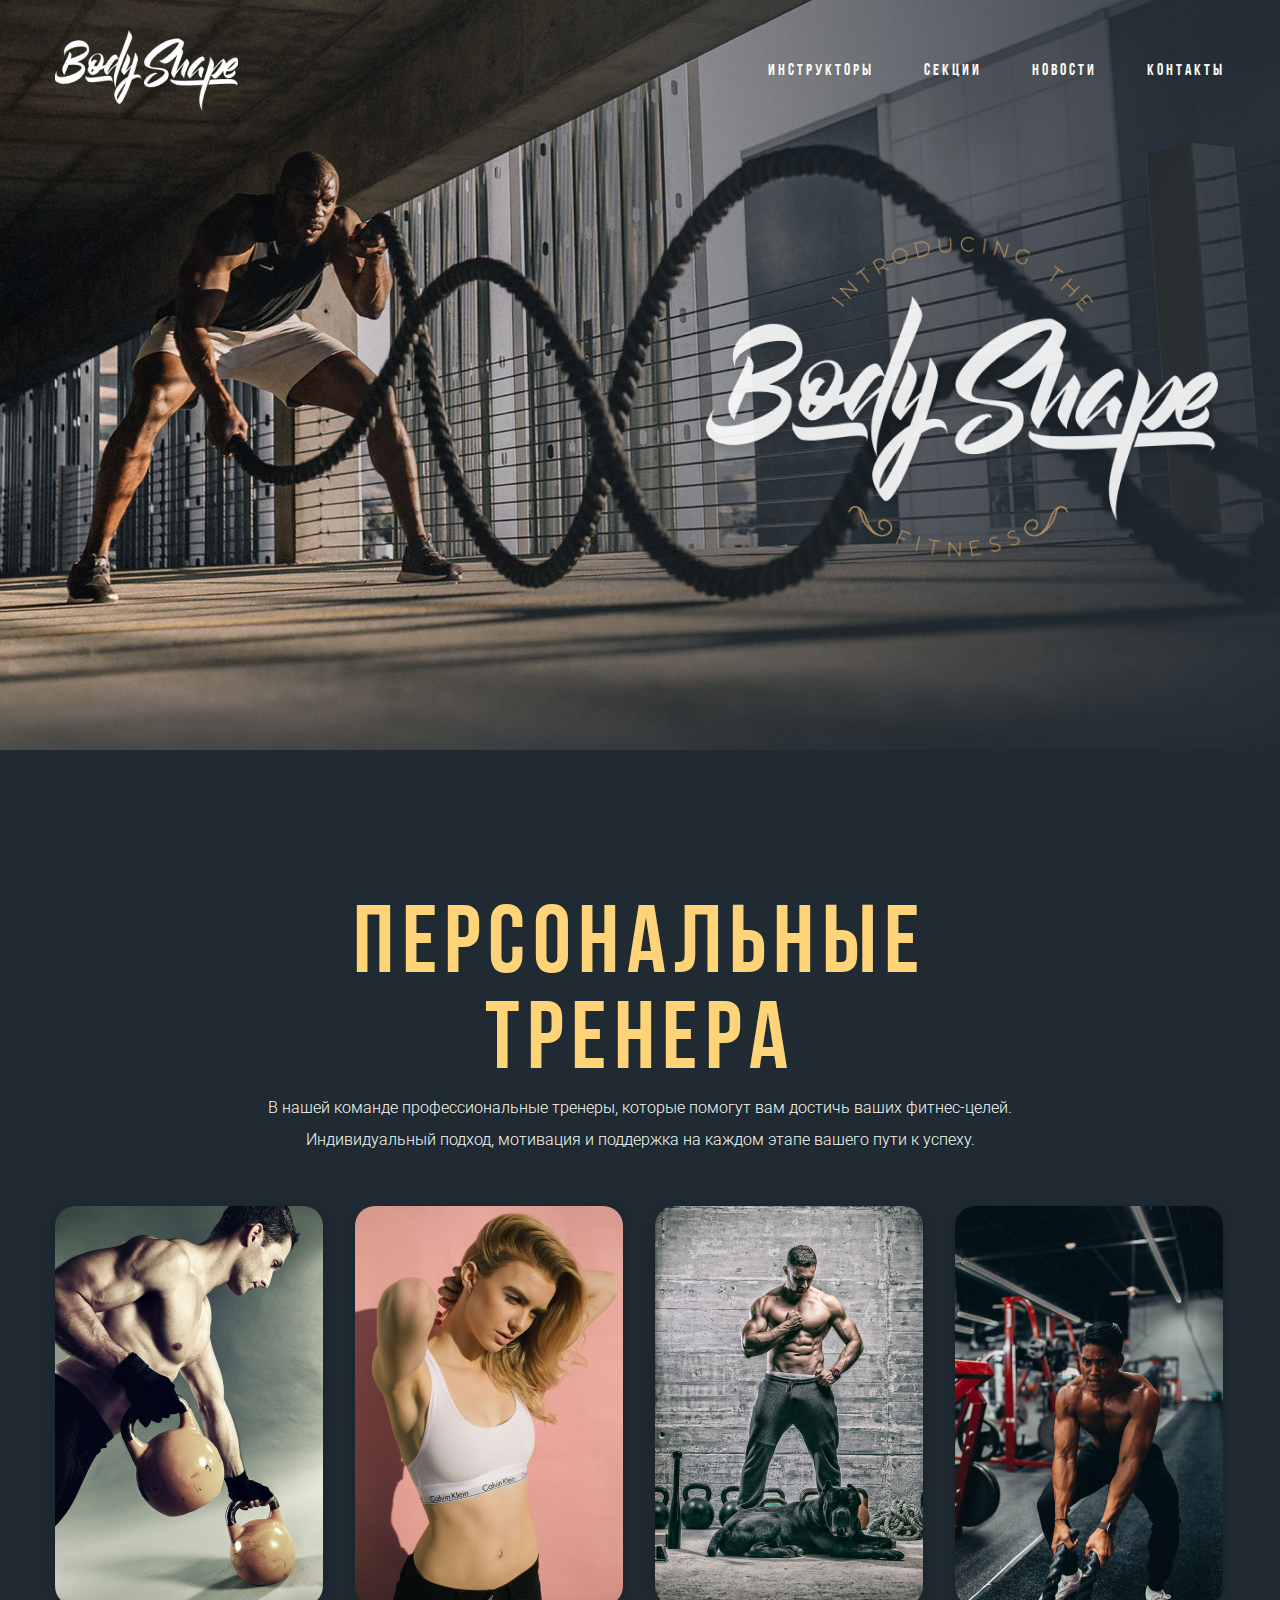
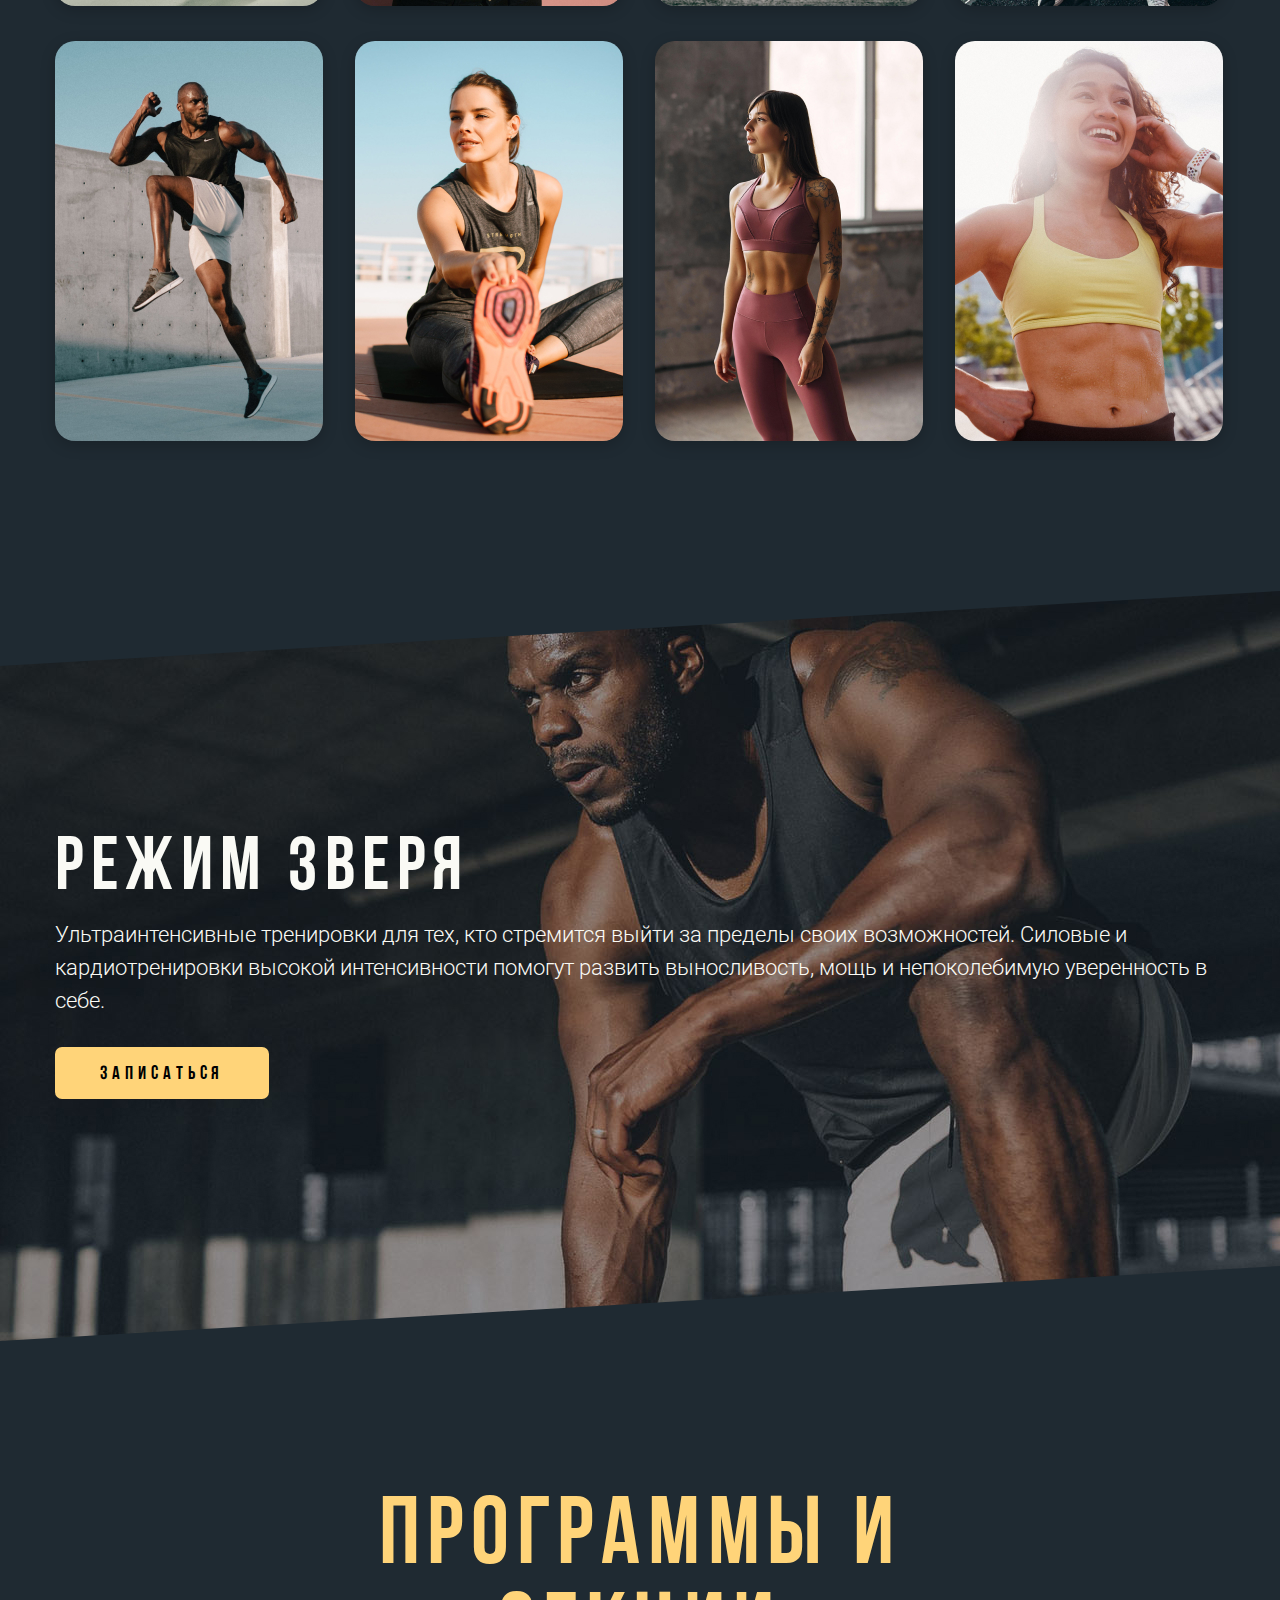
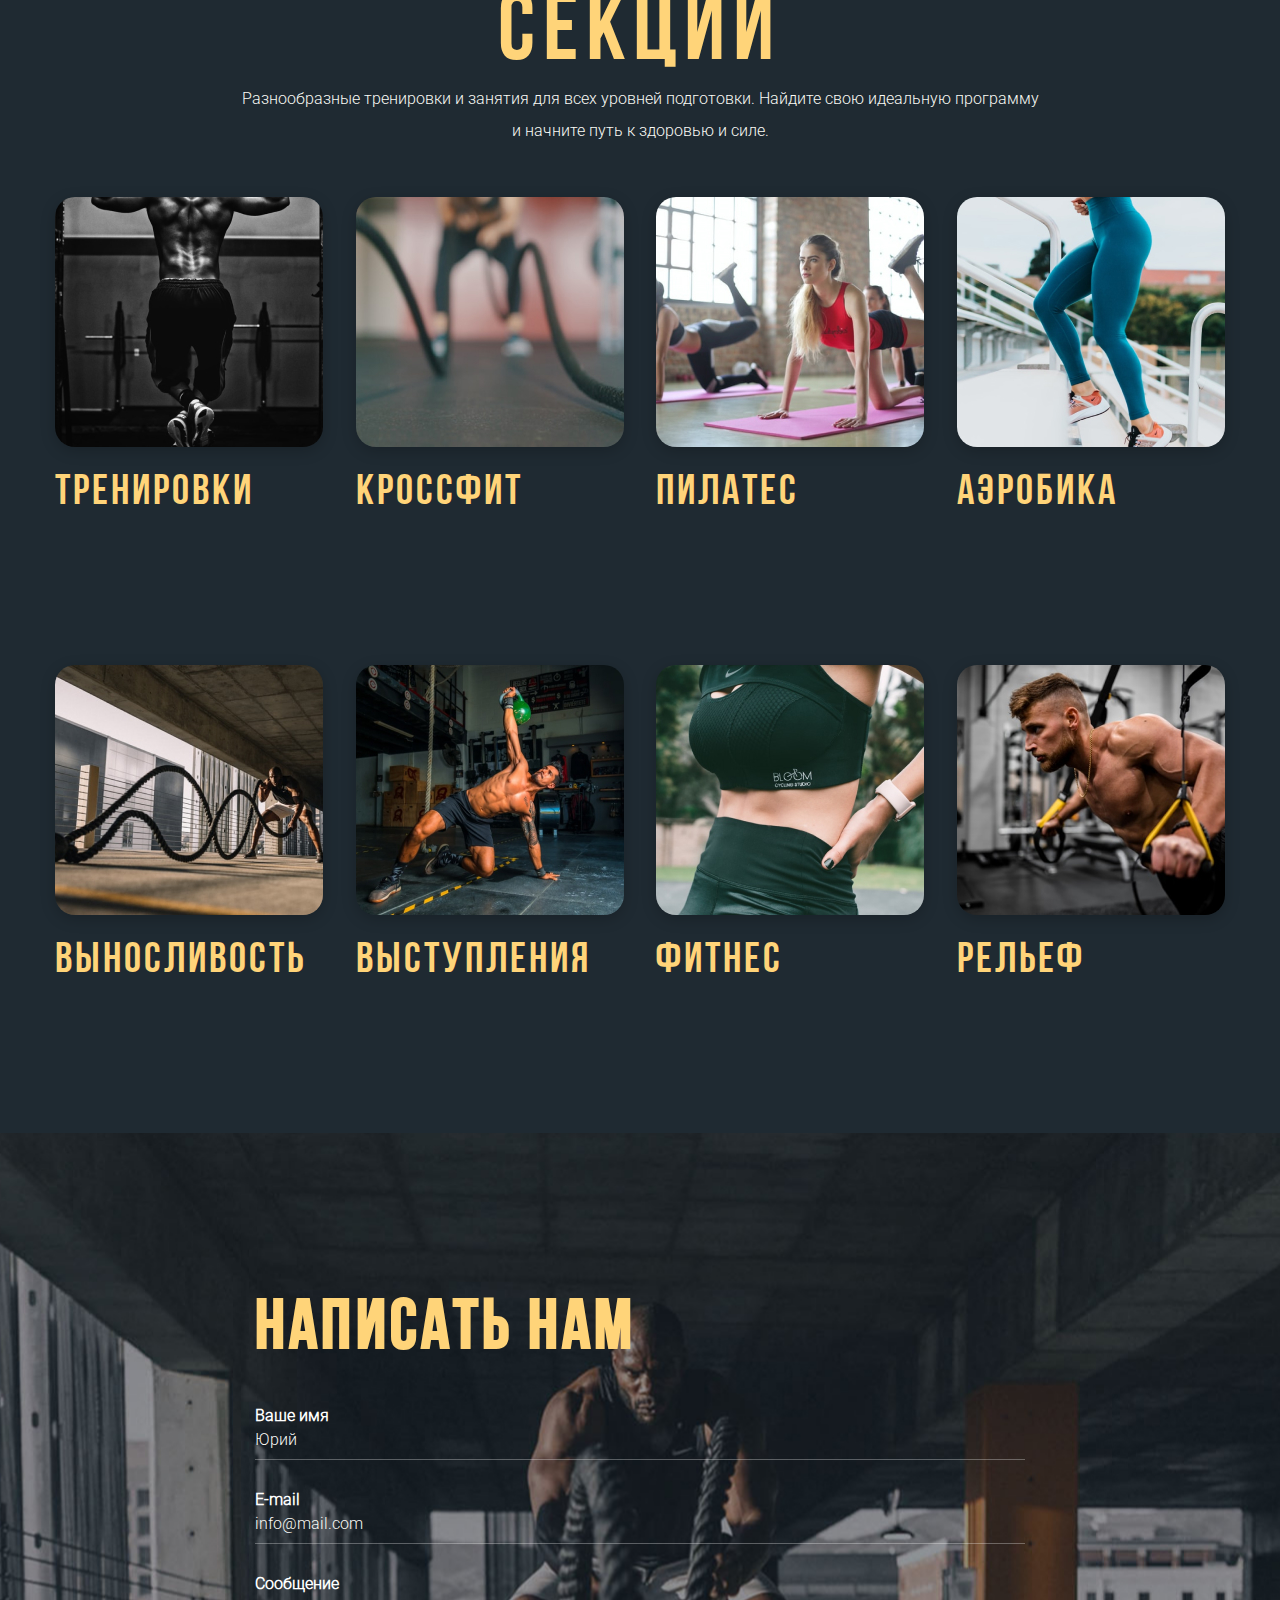
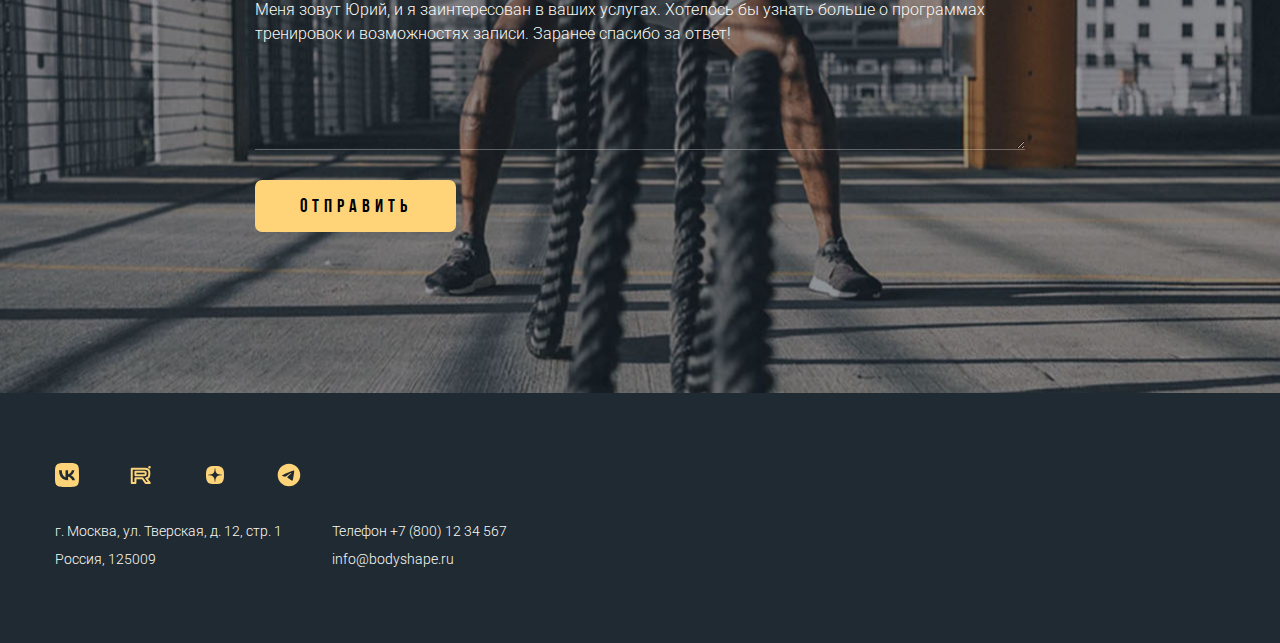
<file: index.html>
<!DOCTYPE html>
<html lang="en">

<head>
    <meta charset="UTF-8">
    <meta name="viewport" content="width=device-width, initial-scale=1.0">
    <title>BodyShape</title>
    <link rel="stylesheet" href="./css/main.css">
    <link rel="icon" type="image/x-icon" href="./img/icon/favicon.svg">
    <link rel="apple-touch-icon" sizes="180x180" href="./img/icon/apple-touch-icon.png">
</head>

<body>
    <header class="header">
        <div class="container">
            <nav class="header-row">
                <a href="#" class="header-logo">
                    <img src="./img/logo/logo.png" srcset="./img/logo/logo@2x.png 2x" alt="BodyShape">
                </a>
                <ul class="header-nav">
                    <li><a href="#">ИНСТРУКТОРЫ</a></li>
                    <li><a href="#">Секции</a></li>
                    <li><a href="#">Новости</a></li>
                    <li><a href="#">Контакты</a></li>
                </ul>
            </nav>
            <div class="header-img">
                <img src="./img/logo/hero-logo.png" srcset="./img/logo/hero-logo@2x.png 2x" alt="BodyShape">
            </div>
        </div>
    </header>
    <main>
        <section class="section section-trainers">
            <div class="container">
                <header class="section-header">
                    <h2 class="section-title">ПЕРСОНАЛЬНЫЕ ТРЕНЕРА</h2>
                    <p>В нашей команде профессиональные тренеры, которые помогут вам достичь ваших фитнес-целей.
                        Индивидуальный подход, мотивация и поддержка на каждом этапе вашего пути к успеху.</p>
                </header>
                <div class="section-trainers-grid">
                    <a class="card-trainer">
                        <h3 class="card-trainer-name">Иванов Иван</h3>
                        <img class="card-trainer-img" src="./img/trainers/trainer-01.jpg"
                            srcset="./img/trainers/trainer-01@2x.jpg 2x" alt="Trainer">
                    </a>
                    <a class="card-trainer">
                        <h3 class="card-trainer-name">Пастухова Илюза</h3>
                        <img class="card-trainer-img" src="./img/trainers/trainer-02.jpg"
                            srcset="./img/trainers/trainer-02@2x.jpg 2x" alt="Trainer">
                    </a>
                    <a class="card-trainer">
                        <h3 class="card-trainer-name">Сергеев Сергей</h3>
                        <img class="card-trainer-img" src="./img/trainers/trainer-03.jpg"
                            srcset="./img/trainers/trainer-03@2x.jpg 2x" alt="Trainer">
                    </a>
                    <a class="card-trainer">
                        <h3 class="card-trainer-name">Попов Петр</h3>
                        <img class="card-trainer-img" src="./img/trainers/trainer-04.jpg"
                            srcset="./img/trainers/trainer-04@2x.jpg 2x" alt="Trainer">
                    </a>
                    <a class="card-trainer">
                        <h3 class="card-trainer-name">Пастухов Дмитрий</h3>
                        <img class="card-trainer-img" src="./img/trainers/trainer-05.jpg"
                            srcset="./img/trainers/trainer-05@2x.jpg 2x" alt="Trainer">
                    </a>
                    <a class="card-trainer">
                        <h3 class="card-trainer-name">Кузнецова Дарья</h3>
                        <img class="card-trainer-img" src="./img/trainers/trainer-06.jpg"
                            srcset="./img/trainers/trainer-06@2x.jpg 2x" alt="Trainer">
                    </a>
                    <a class="card-trainer">
                        <h3 class="card-trainer-name">Светлакова Жанна</h3>
                        <img class="card-trainer-img" src="./img/trainers/trainer-07.jpg"
                            srcset="./img/trainers/trainer-07@2x.jpg 2x" alt="Trainer">
                    </a>
                    <a class="card-trainer">
                        <h3 class="card-trainer-name">Петрова Светлана</h3>
                        <img class="card-trainer-img" src="./img/trainers/trainer-08.jpg"
                            srcset="./img/trainers/trainer-08@2x.jpg 2x" alt="Trainer">
                    </a>
                </div>
            </div>
        </section>
        <section class="section-beast">
            <div class="container">
                <h2 class="section-beast-title">РЕЖИМ ЗВЕРЯ</h2>
                <div class="section-beast-desc">
                    <p>Ультраинтенсивные тренировки для тех, кто стремится выйти за пределы своих возможностей. Силовые
                        и кардиотренировки высокой интенсивности помогут развить выносливость, мощь и непоколебимую
                        уверенность в себе.</p>
                </div>
                <div class="section-beast-btn-wrapper">
                    <a href="#" class="button">ЗАПИСАТЬСЯ</a>
                </div>
            </div>
        </section>
        <section class="section section-groups">
            <div class="container">
                <header class="section-header">
                    <h2 class="section-title">ПРОГРАММЫ И СЕКЦИИ</h2>
                    <p>Разнообразные тренировки и занятия для всех уровней подготовки. Найдите свою идеальную
                        программу
                        и начните путь к здоровью и силе.</p>
                </header>
                <div class="section-groups-grid">
                    <a href="#" class="card-group">
                        <img class="card-group-img" src="./img/programs/program-01.jpg"
                            srcset="./img/programs/program-01@2x.jpg 2x" alt="Trainer">
                        <h3 class="card-group-title">тренировки</h3>
                    </a>
                    <a href="#" class="card-group">
                        <img class="card-group-img" src="./img/programs/program-02.jpg"
                            srcset="./img/programs/program-02@2x.jpg 2x" alt="Trainer">
                        <h3 class="card-group-title">КРОССФИТ</h3>
                    </a>
                    <a href="#" class="card-group">
                        <img class="card-group-img" src="./img/programs/program-03.jpg"
                            srcset="./img/programs/program-03@2x.jpg 2x" alt="Trainer">
                        <h3 class="card-group-title">ПИЛАТЕС</h3>
                    </a>
                    <a href="#" class="card-group">
                        <img class="card-group-img" src="./img/programs/program-04.jpg"
                            srcset="./img/programs/program-04@2x.jpg 2x" alt="Trainer">
                        <h3 class="card-group-title">АЭРОБИКА</h3>
                    </a>
                    <a href="#" class="card-group">
                        <img class="card-group-img" src="./img/programs/program-05.jpg"
                            srcset="./img/programs/program-05@2x.jpg 2x" alt="Trainer">
                        <h3 class="card-group-title">ВЫНОСЛИВОСТЬ</h3>
                    </a>
                    <a href="#" class="card-group">
                        <img class="card-group-img" src="./img/programs/program-06.jpg"
                            srcset="./img/programs/program-06@2x.jpg 2x" alt="Trainer">
                        <h3 class="card-group-title">ВЫСТУПЛЕНИЯ</h3>
                    </a>
                    <a href="#" class="card-group">
                        <img class="card-group-img" src="./img/programs/program-07.jpg"
                            srcset="./img/programs/program-07@2x.jpg 2x" alt="Trainer">
                        <h3 class="card-group-title">ФИТНЕС</h3>
                    </a>
                    <a href="#" class="card-group">
                        <img class="card-group-img" src="./img/programs/program-08.jpg"
                            srcset="./img/programs/program-08@2x.jpg 2x" alt="Trainer">
                        <h3 class="card-group-title">РЕЛЬЕФ</h3>
                    </a>
                </div>
            </div>
        </section>
        <section class="contacts">
            <div class="container conteiner-contacts">
                <h2 class="contacts-title">НАПИСАТЬ НАМ</h2>
                <form action="" class="form">
                    <div class="form-group">
                        <label for="name" class="label">Ваше имя</label>
                        <input id="name" type="text" class="input" value="Юрий" autocomplete="off">
                    </div>
                    <div class="form-group">
                        <label for="email" class="label">E-mail</label>
                        <input id="email" type="email" class="input" value="info@mail.com" autocomplete="off">
                    </div>
                    <div class="form-group">
                        <label for="massege" class="label">Сообщение</label>
                        <textarea name="" id="massege" class="textarea">Меня зовут Юрий, и я заинтересован в ваших услугах. Хотелось бы узнать больше о программах тренировок и возможностях записи. Заранее спасибо за ответ!
                        </textarea>
                    </div>
                    <div class="form-group">
                        <button class="button">ОТПРАВИТЬ</button>
                    </div>
                </form>
            </div>
        </section>
    </main>
    <footer class="footer">
        <div class="container">
            <ul class="footer-socials">
                <li><a href="#"><img src="./img/icon/vk.svg" alt="Social"></a></li>
                <li><a href="#"><img src="./img/icon/rutube.svg" alt="Social"></a></li>
                <li><a href="#"><img src="./img/icon/dzen.svg" alt="Social"></a></li>
                <li><a href="#"><img src="./img/icon/telegram.svg" alt="Social"></a></li>
            </ul>
            <div class="footer-contacts">
                <address class="footer-contacts-col">г. Москва, ул. Тверская, д. 12, стр. 1 <br>
                    Россия, 125009</address>
                <p class="footer-contacts-col">Телефон <a href="tel:+78001234567">+7 (800) 12 34 567</a> <br>
                    <a href="mailto:info@bodyshape.ru">info@bodyshape.ru</a>
                </p>
            </div>
        </div>
    </footer>
</body>

</html>
</file>
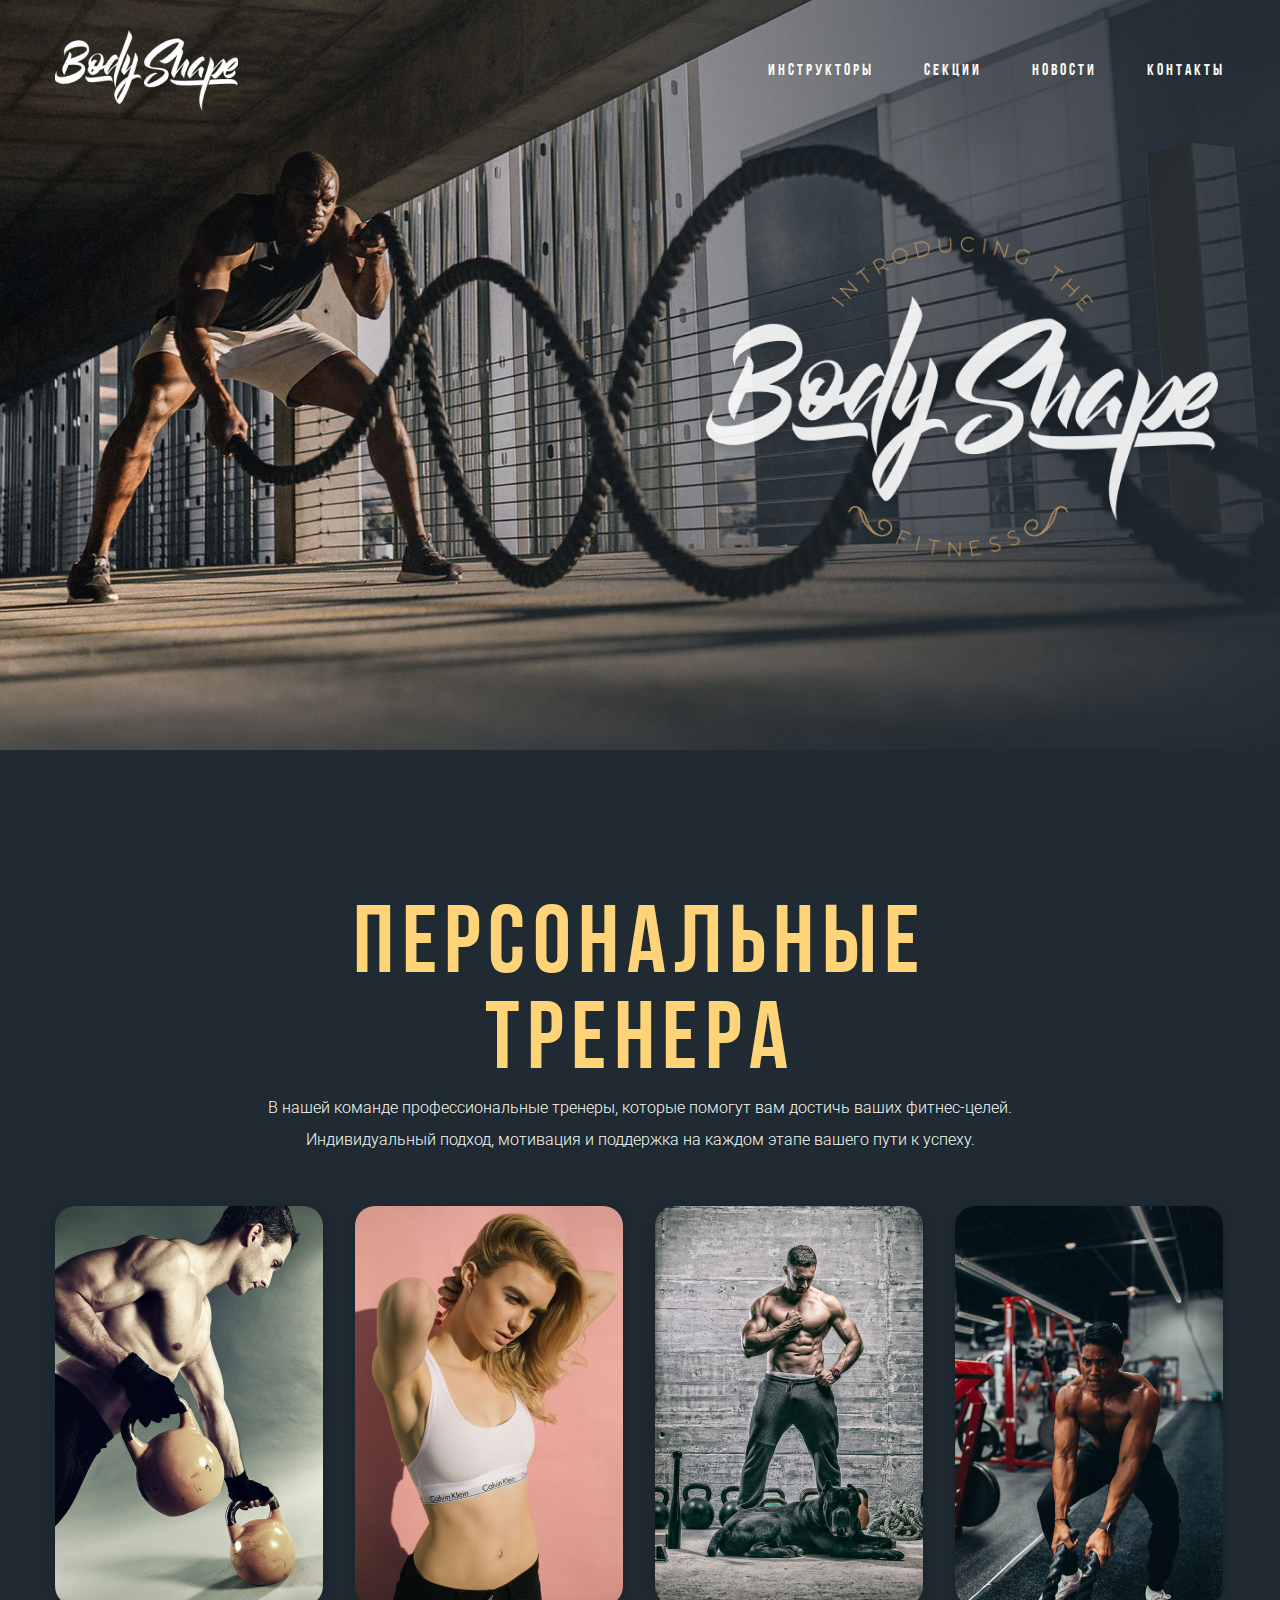
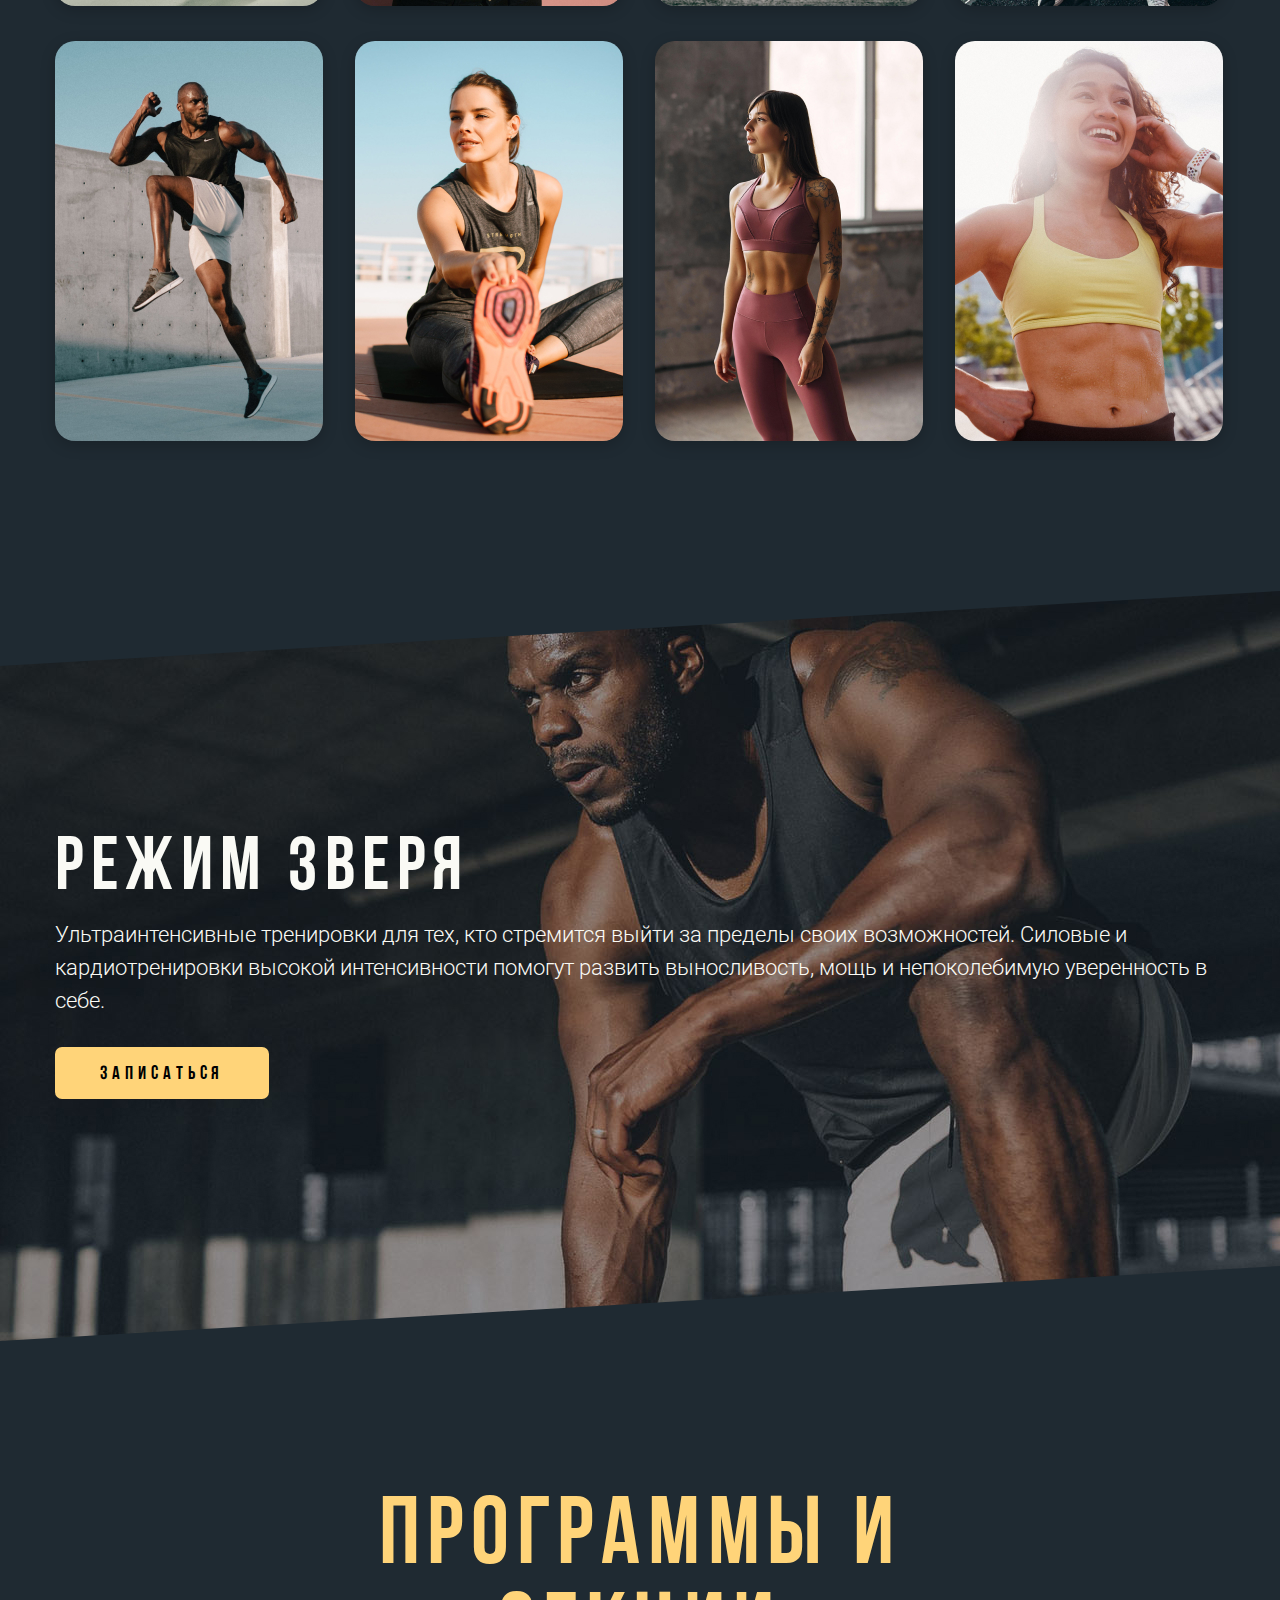
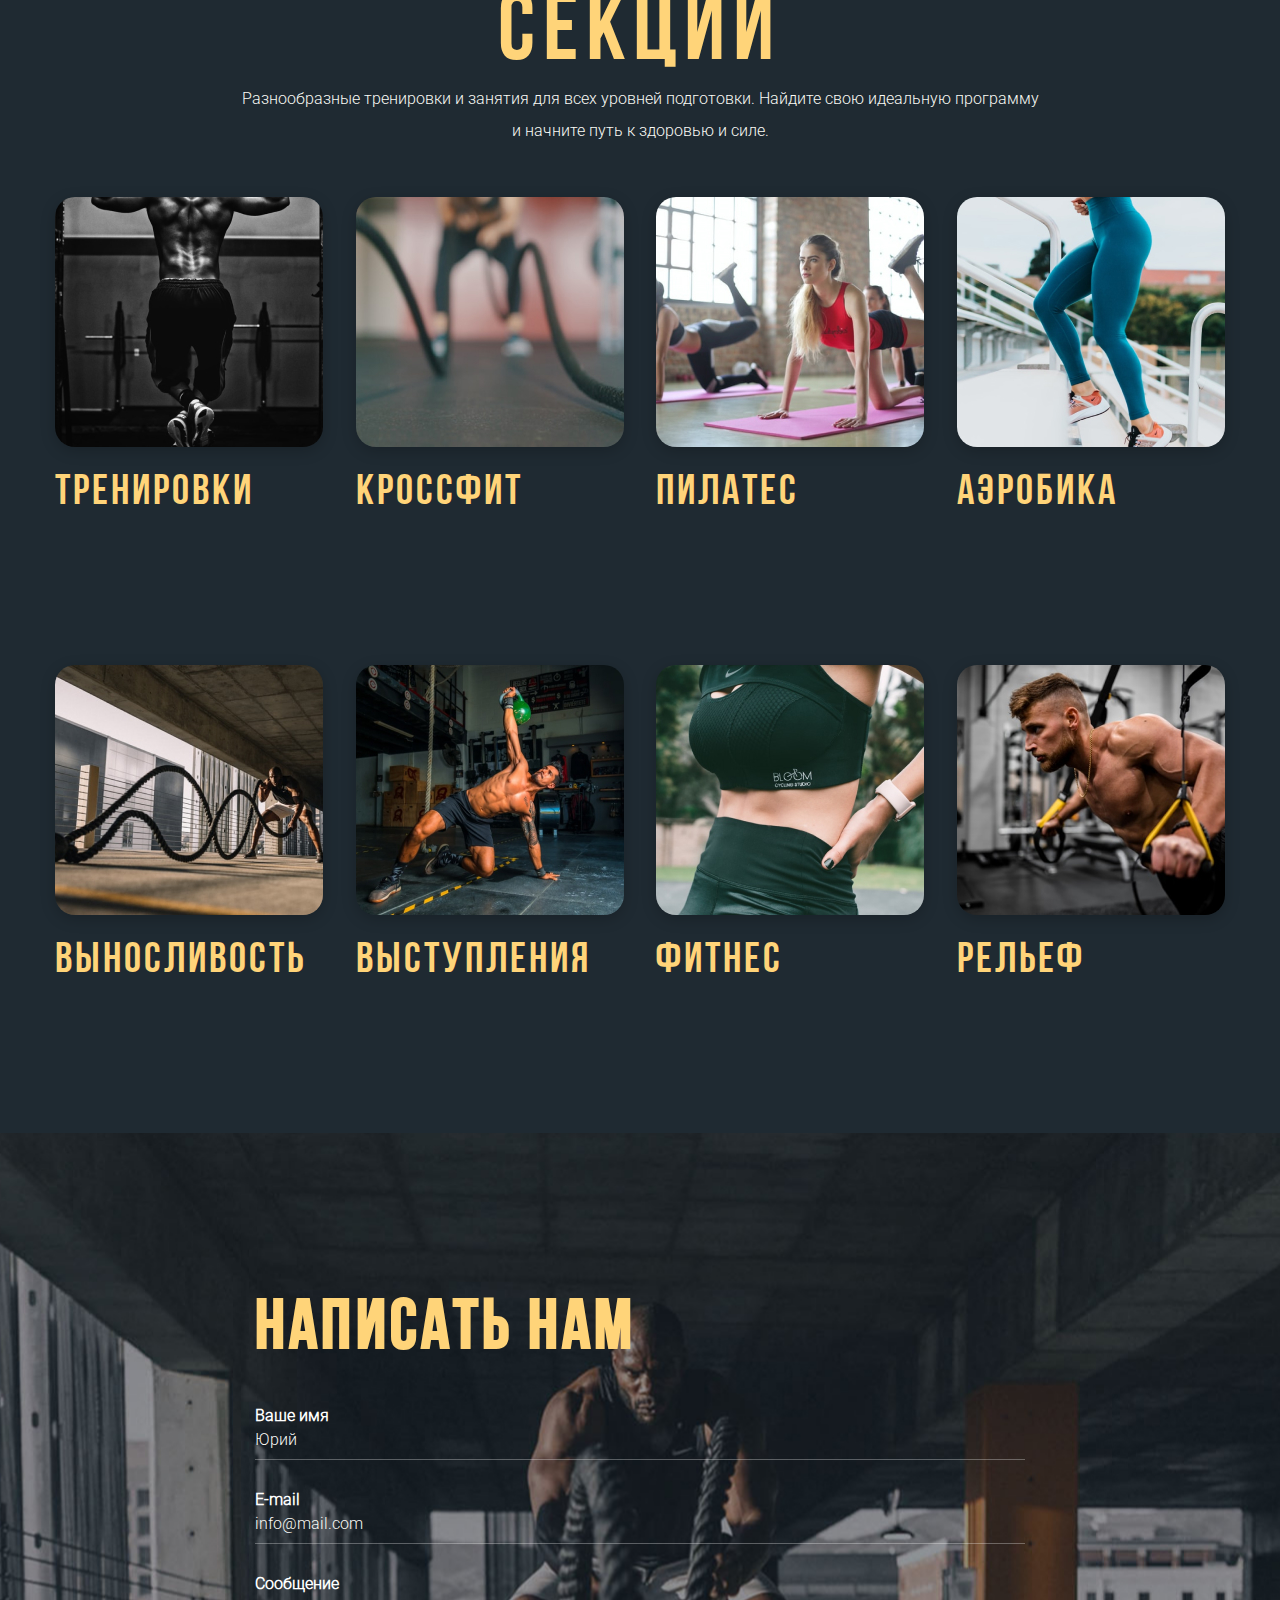
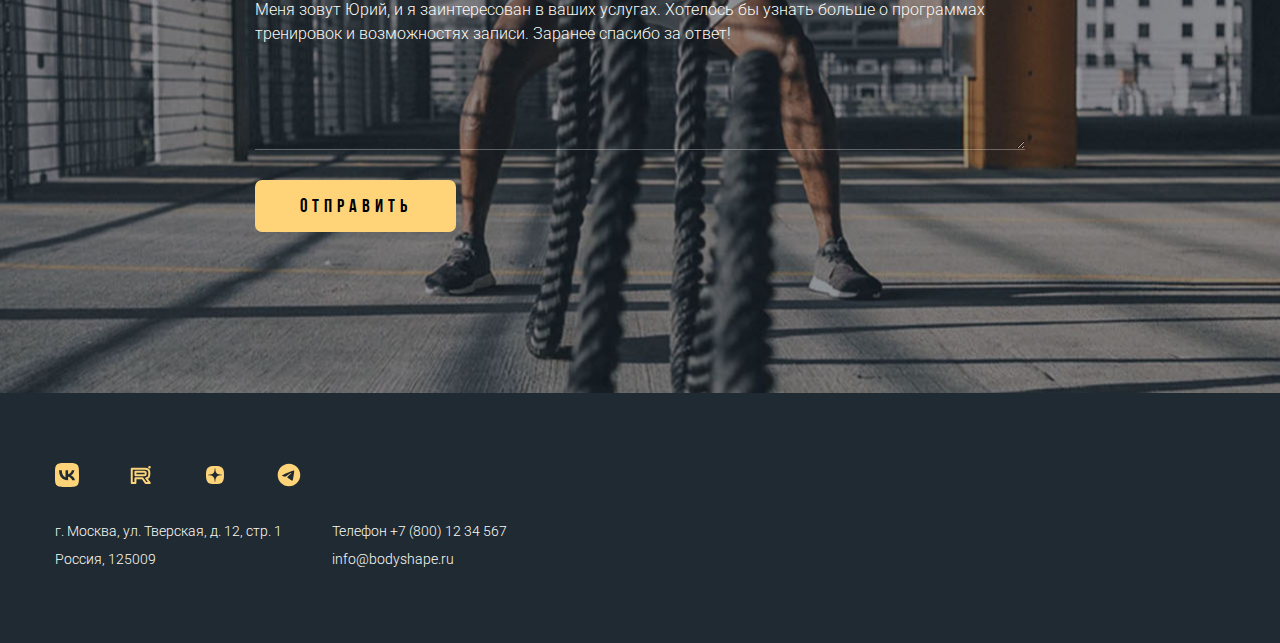
<file: docs/index.html>
<!DOCTYPE html>
<html lang="en">

<head>
    <meta charset="UTF-8">
    <meta name="viewport" content="width=device-width, initial-scale=1.0">
    <title>BodyShape</title>
    <link rel="stylesheet" href="./css/main.css">
    <link rel="icon" type="image/x-icon" href="./img/icon/favicon.svg">
    <link rel="apple-touch-icon" sizes="180x180" href="./img/icon/apple-touch-icon.png">
</head>

<body>
    <header class="header">
        <div class="container">
            <nav class="header-row">
                <a href="#" class="header-logo">
                    <img src="./img/logo/logo.png" srcset="./img/logo/logo@2x.png 2x" alt="BodyShape">
                </a>
                <ul class="header-nav">
                    <li><a href="#">ИНСТРУКТОРЫ</a></li>
                    <li><a href="#">Секции</a></li>
                    <li><a href="#">Новости</a></li>
                    <li><a href="#">Контакты</a></li>
                </ul>
            </nav>
            <div class="header-img">
                <img src="./img/logo/hero-logo.png" srcset="./img/logo/hero-logo@2x.png 2x" alt="BodyShape">
            </div>
        </div>
    </header>
    <main>
        <section class="section section-trainers">
            <div class="container">
                <header class="section-header">
                    <h2 class="section-title">ПЕРСОНАЛЬНЫЕ ТРЕНЕРА</h2>
                    <p>В нашей команде профессиональные тренеры, которые помогут вам достичь ваших фитнес-целей.
                        Индивидуальный подход, мотивация и поддержка на каждом этапе вашего пути к успеху.</p>
                </header>
                <div class="section-trainers-grid">
                    <a class="card-trainer">
                        <h3 class="card-trainer-name">Иванов Иван</h3>
                        <img class="card-trainer-img" src="./img/trainers/trainer-01.jpg"
                            srcset="./img/trainers/trainer-01@2x.jpg 2x" alt="Trainer">
                    </a>
                    <a class="card-trainer">
                        <h3 class="card-trainer-name">Семенова Анна</h3>
                        <img class="card-trainer-img" src="./img/trainers/trainer-02.jpg"
                            srcset="./img/trainers/trainer-02@2x.jpg 2x" alt="Trainer">
                    </a>
                    <a class="card-trainer">
                        <h3 class="card-trainer-name">Сергеев Сергей</h3>
                        <img class="card-trainer-img" src="./img/trainers/trainer-03.jpg"
                            srcset="./img/trainers/trainer-03@2x.jpg 2x" alt="Trainer">
                    </a>
                    <a class="card-trainer">
                        <h3 class="card-trainer-name">Попов Петр</h3>
                        <img class="card-trainer-img" src="./img/trainers/trainer-04.jpg"
                            srcset="./img/trainers/trainer-04@2x.jpg 2x" alt="Trainer">
                    </a>
                    <a class="card-trainer">
                        <h3 class="card-trainer-name">Пастухов Дмитрий</h3>
                        <img class="card-trainer-img" src="./img/trainers/trainer-05.jpg"
                            srcset="./img/trainers/trainer-05@2x.jpg 2x" alt="Trainer">
                    </a>
                    <a class="card-trainer">
                        <h3 class="card-trainer-name">Кузнецова Дарья</h3>
                        <img class="card-trainer-img" src="./img/trainers/trainer-06.jpg"
                            srcset="./img/trainers/trainer-06@2x.jpg 2x" alt="Trainer">
                    </a>
                    <a class="card-trainer">
                        <h3 class="card-trainer-name">Светлакова Жанна</h3>
                        <img class="card-trainer-img" src="./img/trainers/trainer-07.jpg"
                            srcset="./img/trainers/trainer-07@2x.jpg 2x" alt="Trainer">
                    </a>
                    <a class="card-trainer">
                        <h3 class="card-trainer-name">Петрова Светлана</h3>
                        <img class="card-trainer-img" src="./img/trainers/trainer-08.jpg"
                            srcset="./img/trainers/trainer-08@2x.jpg 2x" alt="Trainer">
                    </a>
                </div>
            </div>
        </section>
        <section class="section-beast">
            <div class="container">
                <h2 class="section-beast-title">РЕЖИМ ЗВЕРЯ</h2>
                <div class="section-beast-desc">
                    <p>Ультраинтенсивные тренировки для тех, кто стремится выйти за пределы своих возможностей. Силовые
                        и кардиотренировки высокой интенсивности помогут развить выносливость, мощь и непоколебимую
                        уверенность в себе.</p>
                </div>
                <div class="section-beast-btn-wrapper">
                    <a href="#" class="button">ЗАПИСАТЬСЯ</a>
                </div>
            </div>
        </section>
        <section class="section section-groups">
            <div class="container">
                <header class="section-header">
                    <h2 class="section-title">ПРОГРАММЫ И СЕКЦИИ</h2>
                    <p>Разнообразные тренировки и занятия для всех уровней подготовки. Найдите свою идеальную
                        программу
                        и начните путь к здоровью и силе.</p>
                </header>
                <div class="section-groups-grid">
                    <a href="#" class="card-group">
                        <img class="card-group-img" src="./img/programs/program-01.jpg"
                            srcset="./img/programs/program-01@2x.jpg 2x" alt="Trainer">
                        <h3 class="card-group-title">тренировки</h3>
                    </a>
                    <a href="#" class="card-group">
                        <img class="card-group-img" src="./img/programs/program-02.jpg"
                            srcset="./img/programs/program-02@2x.jpg 2x" alt="Trainer">
                        <h3 class="card-group-title">КРОССФИТ</h3>
                    </a>
                    <a href="#" class="card-group">
                        <img class="card-group-img" src="./img/programs/program-03.jpg"
                            srcset="./img/programs/program-03@2x.jpg 2x" alt="Trainer">
                        <h3 class="card-group-title">ПИЛАТЕС</h3>
                    </a>
                    <a href="#" class="card-group">
                        <img class="card-group-img" src="./img/programs/program-04.jpg"
                            srcset="./img/programs/program-04@2x.jpg 2x" alt="Trainer">
                        <h3 class="card-group-title">АЭРОБИКА</h3>
                    </a>
                    <a href="#" class="card-group">
                        <img class="card-group-img" src="./img/programs/program-05.jpg"
                            srcset="./img/programs/program-05@2x.jpg 2x" alt="Trainer">
                        <h3 class="card-group-title">ВЫНОСЛИВОСТЬ</h3>
                    </a>
                    <a href="#" class="card-group">
                        <img class="card-group-img" src="./img/programs/program-06.jpg"
                            srcset="./img/programs/program-06@2x.jpg 2x" alt="Trainer">
                        <h3 class="card-group-title">ВЫСТУПЛЕНИЯ</h3>
                    </a>
                    <a href="#" class="card-group">
                        <img class="card-group-img" src="./img/programs/program-07.jpg"
                            srcset="./img/programs/program-07@2x.jpg 2x" alt="Trainer">
                        <h3 class="card-group-title">ФИТНЕС</h3>
                    </a>
                    <a href="#" class="card-group">
                        <img class="card-group-img" src="./img/programs/program-08.jpg"
                            srcset="./img/programs/program-08@2x.jpg 2x" alt="Trainer">
                        <h3 class="card-group-title">РЕЛЬЕФ</h3>
                    </a>
                </div>
            </div>
        </section>
        <section class="contacts">
            <div class="container conteiner-contacts">
                <h2 class="contacts-title">НАПИСАТЬ НАМ</h2>
                <form action="" class="form">
                    <div class="form-group">
                        <label for="name" class="label">Ваше имя</label>
                        <input id="name" type="text" class="input" value="Юрий" autocomplete="off">
                    </div>
                    <div class="form-group">
                        <label for="email" class="label">E-mail</label>
                        <input id="email" type="email" class="input" value="info@mail.com" autocomplete="off">
                    </div>
                    <div class="form-group">
                        <label for="massege" class="label">Сообщение</label>
                        <textarea name="" id="massege" class="textarea">Меня зовут Юрий, и я заинтересован в ваших услугах. Хотелось бы узнать больше о программах тренировок и возможностях записи. Заранее спасибо за ответ!
                        </textarea>
                    </div>
                    <div class="form-group">
                        <button class="button">ОТПРАВИТЬ</button>
                    </div>
                </form>
            </div>
        </section>
    </main>
    <footer class="footer">
        <div class="container">
            <ul class="footer-socials">
                <li><a href="#"><img src="./img/icon/vk.svg" alt="Social"></a></li>
                <li><a href="#"><img src="./img/icon/rutube.svg" alt="Social"></a></li>
                <li><a href="#"><img src="./img/icon/dzen.svg" alt="Social"></a></li>
                <li><a href="#"><img src="./img/icon/telegram.svg" alt="Social"></a></li>
            </ul>
            <div class="footer-contacts">
                <address class="footer-contacts-col">г. Москва, ул. Тверская, д. 12, стр. 1 <br>
                    Россия, 125009</address>
                <p class="footer-contacts-col">Телефон <a href="tel:+78001234567">+7 (800) 12 34 567</a> <br>
                    <a href="mailto:info@bodyshape.ru">info@bodyshape.ru</a>
                </p>
            </div>
        </div>
    </footer>
</body>

</html>
</file>
<file: css/main.css>
/* Base */
@import "./base/base.css";
@import "./base/reset.css";
/* Blocks */
@import "./blocks/header.css";
@import "./blocks/section.css";
@import "./blocks/card-treiner.css";
@import "./blocks/section-beast.css";
@import "./blocks/card-group.css";
@import "./blocks/contacts.css";
@import "./blocks/form.css";
@import "./blocks/footer.css";

/* Button */

@import "./blocks/button.css";

/* Fonts */
@font-face {
    font-family: "Bebas_Neue";
    src: url(/fonts/Bebas_Neue/BebasNeueCyrillic.woff2) format(woff2);
}

@font-face {
    font-family: "Roboto";
    src: url(/fonts/Roboto/Roboto-Light.woff2) format(woff2);
}
</file>
<file: docs/css/main.css>
/* Base */
@import "./base/base.css";
@import "./base/reset.css";
/* Blocks */
@import "./blocks/header.css";
@import "./blocks/section.css";
@import "./blocks/card-treiner.css";
@import "./blocks/section-beast.css";
@import "./blocks/card-group.css";
@import "./blocks/contacts.css";
@import "./blocks/form.css";
@import "./blocks/footer.css";

/* Button */

@import "./blocks/button.css";

/* Fonts */
@font-face {
    font-family: "Bebas_Neue";
    src: url(/fonts/Bebas_Neue/BebasNeueCyrillic.woff2) format(woff2);
}

@font-face {
    font-family: "Roboto";
    src: url(/fonts/Roboto/Roboto-Light.woff2) format(woff2);
}
</file>
